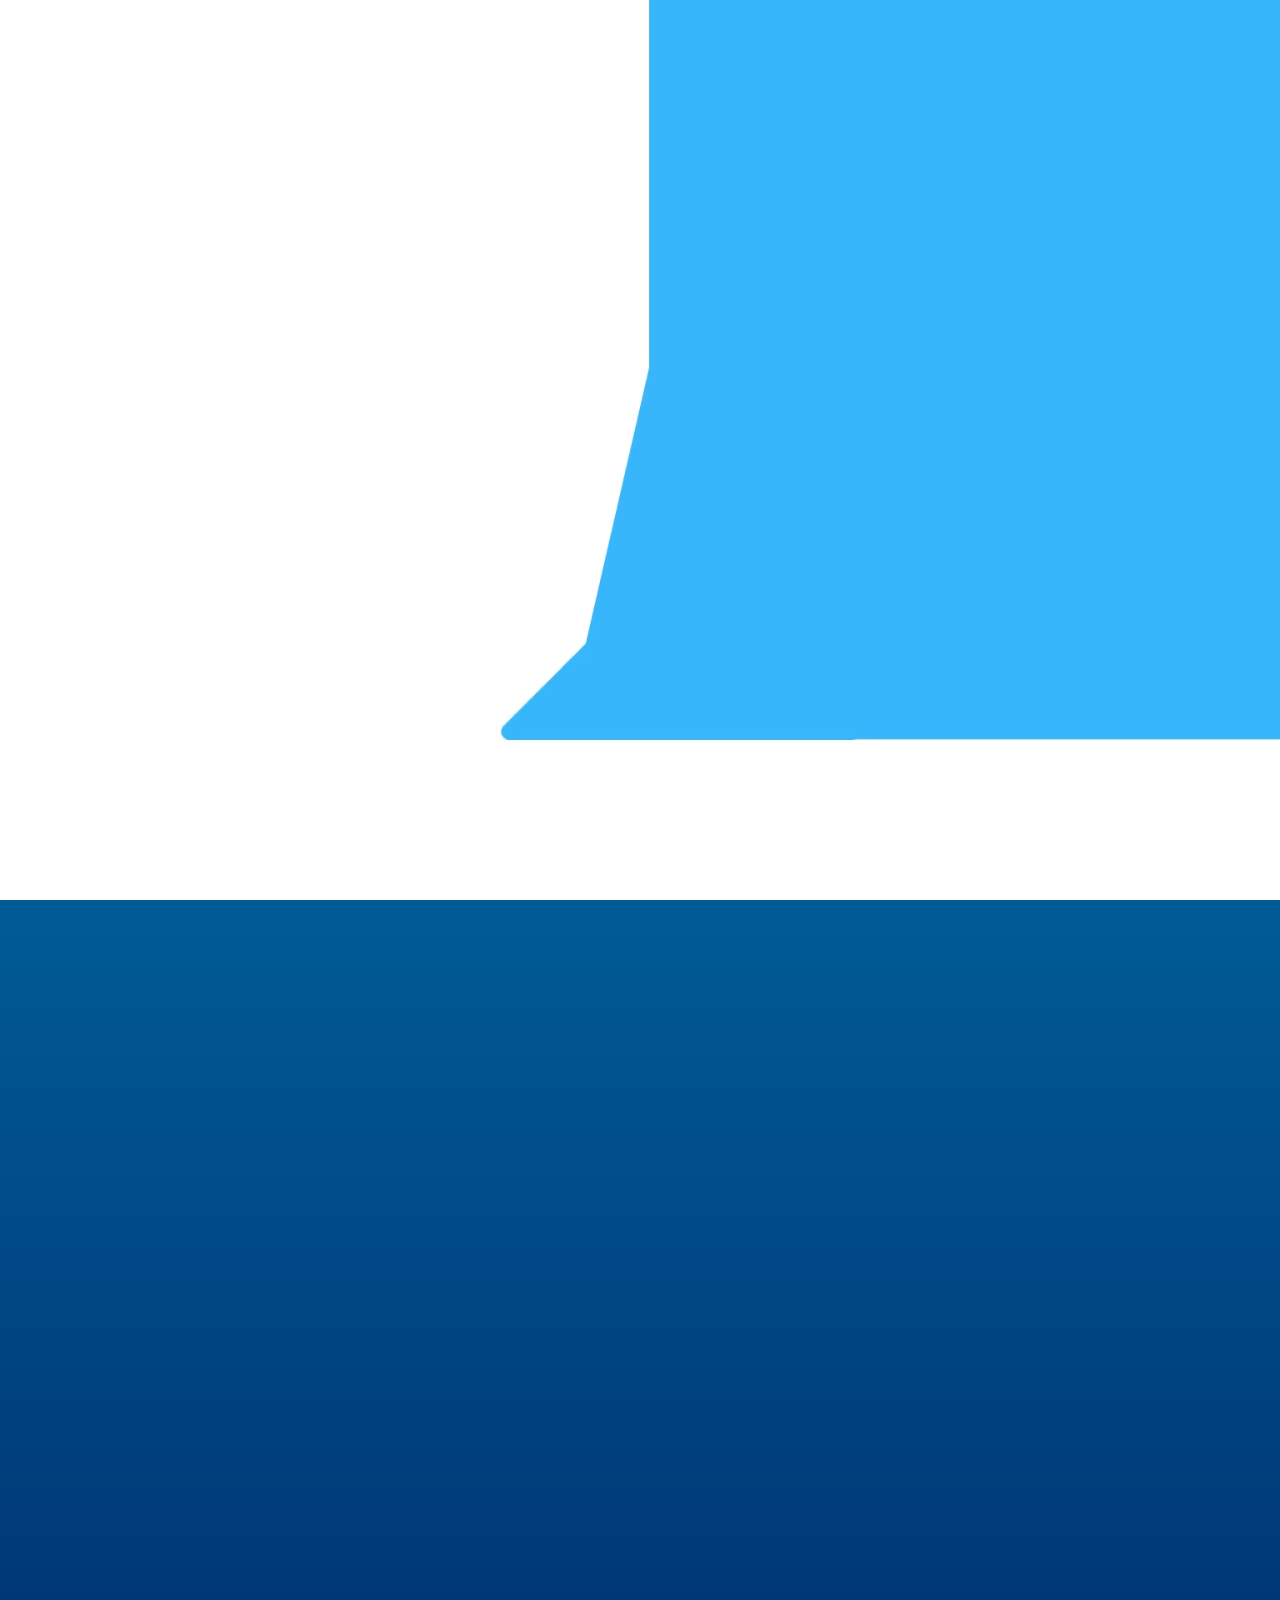
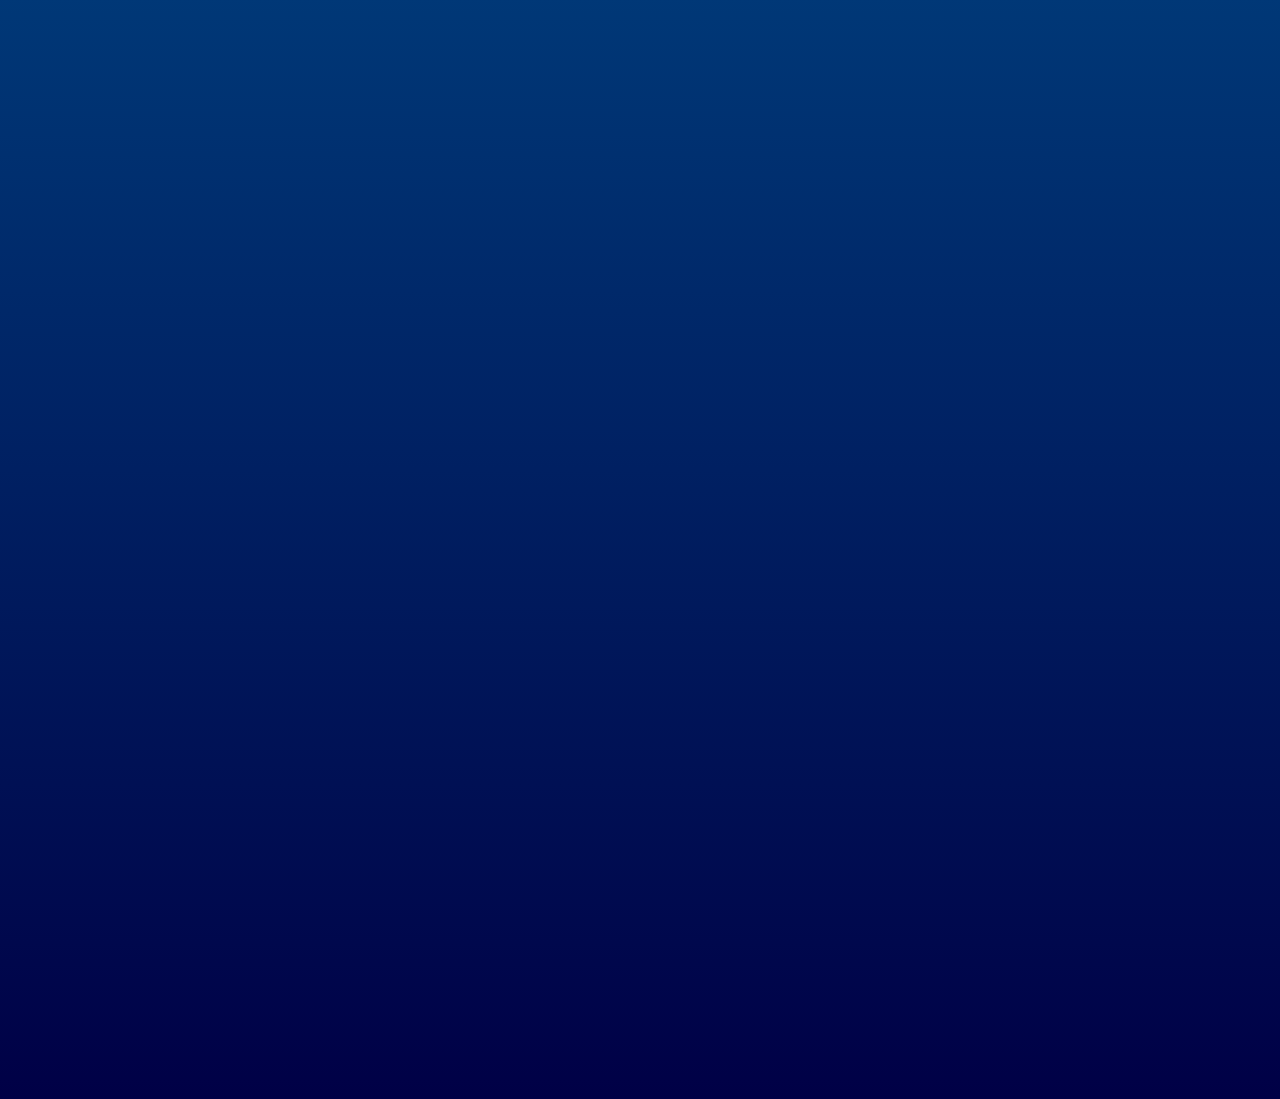
<file: 水族館 - コピー/index.html>
<!DOCTYPE html>
<html>

<head>
    <title>架空水族館</title>
    <link rel="stylesheet" type="text/css" href="css/style.css">
</head>

<body>
    <div id="video-container">
  <video id="opening-video" autoplay muted>
    <source src="video/架空水族館.mp4" type="video/mp4">
    <source src="video/架空水族館.webm" type="video/webm">
    <source src="video/架空水族館.ogg" type="video/ogg">
    Your browser does not support the video tag.
  </video>
</div>
    
   <div id="content">
        <header>
            <nav class="topnav">
                <ul>
                    <li><a href="#home">ホーム</a></li>
                    <li><a href="#gallery">展示</a></li>
                    <li><a href="#events">イベント</a></li>
                    <li><a href="#information">情報</a></li>
                    <li><a href="#price">料金</a></li>
                </ul>
            </nav>
        </header>
    
        <section id="home">
            <div class="background-image">
                <img src="image/水族館top1.jpg" alt="水族館の写真">
                <div class="image-text">
                    <h1>ようこそ、<br> 架空水族館へ！</h1>
                    <p>新鮮な海の生き物たちとの素晴らしい出会いをお楽しみください。</p>
                </div>
            </div>
        </section>
    
        <a href="#" class="scroll-to-top">Top</a>
    
        <div id="gallery">
            <div class="slideshow-container">
                <div class="exhibit">
                    <img src="image/dolphin.jpg" alt="イルカ">
                    <h3>イルカ</h3>
                    <p>優雅に泳ぐイルカたちのパフォーマンスをご覧いただけます。</p>
                </div>
                <div class="exhibit">
                    <img src="image/orca.jpg" alt="シャチ">
                    <h3>シャチ</h3>
                    <p>迫力満点のシャチのショーをお見逃しなく。</p>
                </div>
                <div class="exhibit">
                    <img src="image/tuna.jpg" alt="マグロ">
                    <h3>マグロ</h3>
                    <p>巨大なマグロの姿を間近でご覧いただけます。</p>
                </div>
                <div class="exhibit">
                    <img src="image/shark.jpg" alt="サメ">
                    <h3>サメ</h3>
                    <p>恐ろしいサメたちが水槽の中で優雅に泳ぎます。</p>
                </div>
            </div>
            <a class="prev">&#10094;</a>
            <a class="next">&#10095;</a>
        </div>
    
    
        <section id="events">
            <h2>イベント</h2>
            <p>水族館では定期的に様々なイベントを開催しています。詳細は公式ウェブサイトをご確認ください。</p>
        </section>
    
        <section id="information">
            <div class="information2">
                <h2>情報</h2>
                <h3>営業時間</h3>
                <p>月曜日から土曜日: 10:00 - 18:00</p>
                <p>日曜日: 11:00 - 17:00</p>
    
                <h3 id="price">入場料</h3>
                <ul>
                    <li>大人: 1,500円</li>
                    <li>学生: 1,000円</li>
                    <li>子供（3歳から12歳）: 500円</li>
                    <li>幼児（3歳未満）: 無料</li>
                </ul>
    
                <h3>連絡先</h3>
                <p>架空水族館</p>
                <p>〒123-4567 住所が入ります</p>
                <p>電話: 012-3456-7890</p>
                <p>Email: info@example.com</p>
            </div>
        </section>
    
        <footer>
            <div class="footer1">
                <nav>
                    <ul>
                        <li><a href="#home">ホーム</a></li>
                        <li><a href="#gallery">展示</a></li>
                        <li><a href="#events">イベント</a></li>
                        <li><a href="#information">情報</a></li>
                    </ul>
                </nav>
    
                <img src="image/チンアナゴ１.png" alt="Image" class="footer2">
                <p>&copy; 2023 架空水族館. All rights reserved.</p>
                <div class="bubble-container">
                    <div class="bubble"></div>
                    <div class="bubble"></div>
                    <div class="bubble"></div>
                    <!-- 必要な数だけ泡を追加 -->
                </div>
            </div>
        </footer>
    
   </div>


    <script src="js/script.js"></script>
</body>

</html>
</file>
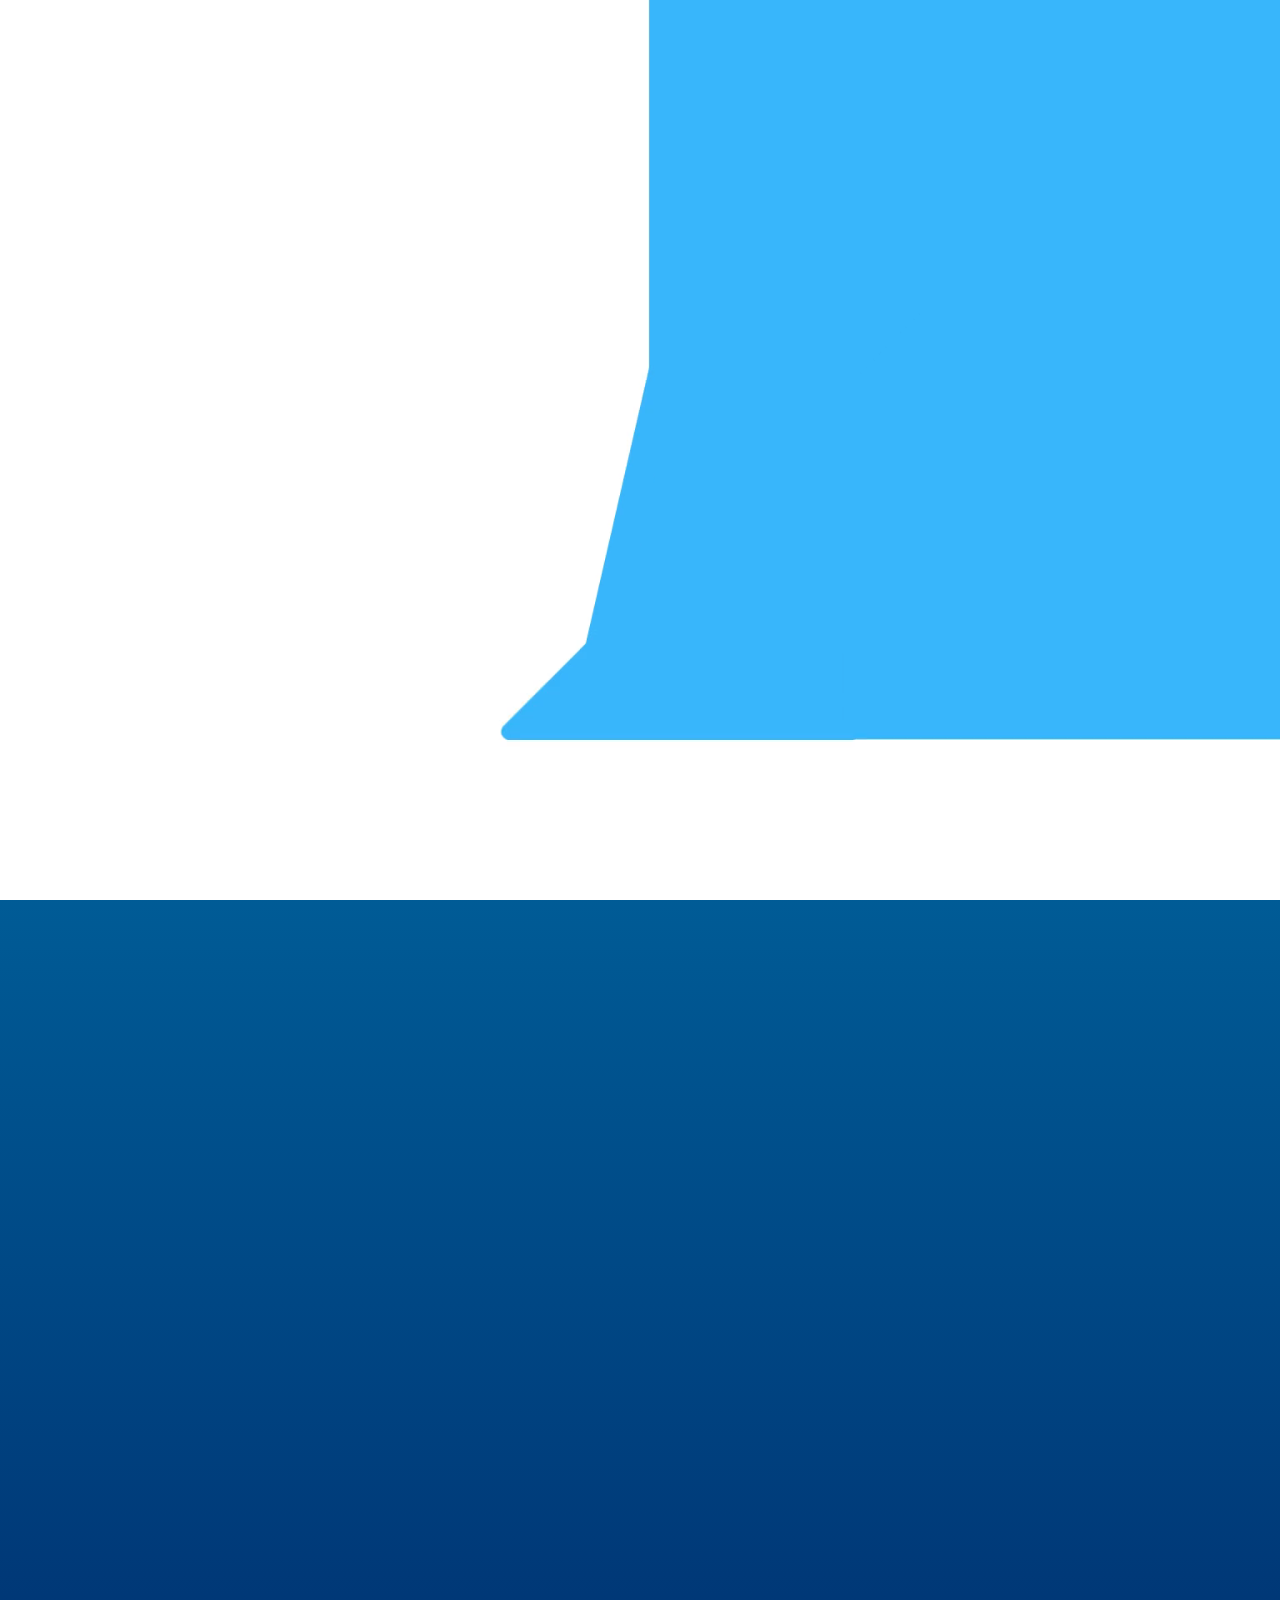
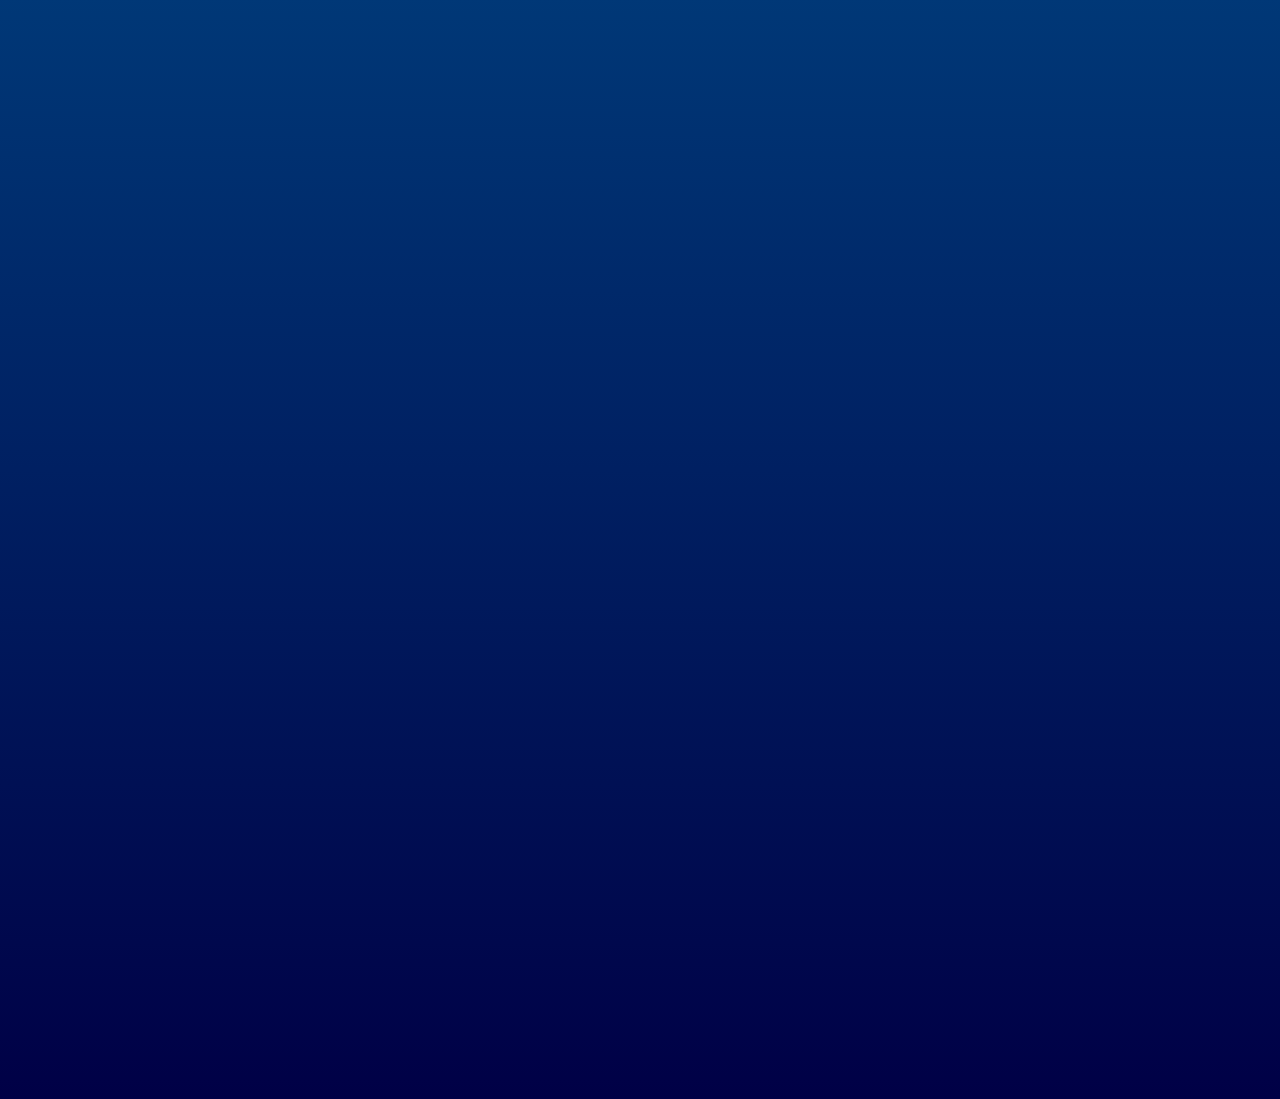
<file: 水族館 - コピー/aquarium.html>
<!DOCTYPE html>
<html>

<head>
    <title>架空水族館</title>
    <link rel="stylesheet" type="text/css" href="css/style.css">
</head>

<body>
    <div id="video-container">
  <video id="opening-video" autoplay muted>
    <source src="video/架空水族館.mp4" type="video/mp4">
    <source src="video/架空水族館.webm" type="video/webm">
    <source src="video/架空水族館.ogg" type="video/ogg">
    Your browser does not support the video tag.
  </video>
</div>

      
   <div id="content">
        <header>
            <nav class="topnav">
                <ul>
                    <li><a href="#home">ホーム</a></li>
                    <li><a href="#gallery">展示</a></li>
                    <li><a href="#events">イベント</a></li>
                    <li><a href="#information">情報</a></li>
                    <li><a href="#price">料金</a></li>
                </ul>
            </nav>
        </header>
    
        <section id="home">
            <div class="background-image">
                <img src="image/水族館top1.jpg" alt="水族館の写真">
                <div class="image-text">
                    <h1>ようこそ、<br> 架空水族館へ！</h1>
                    <p>新鮮な海の生き物たちとの素晴らしい出会いをお楽しみください。</p>
                </div>
            </div>
        </section>
    
        <a href="#" class="scroll-to-top">Top</a>
    
        <div id="gallery">
            <div class="slideshow-container">
                <div class="exhibit">
                    <img src="image/dolphin.jpg" alt="イルカ">
                    <h3>イルカ</h3>
                    <p>優雅に泳ぐイルカたちのパフォーマンスをご覧いただけます。</p>
                </div>
                <div class="exhibit">
                    <img src="image/orca.jpg" alt="シャチ">
                    <h3>シャチ</h3>
                    <p>迫力満点のシャチのショーをお見逃しなく。</p>
                </div>
                <div class="exhibit">
                    <img src="image/tuna.jpg" alt="マグロ">
                    <h3>マグロ</h3>
                    <p>巨大なマグロの姿を間近でご覧いただけます。</p>
                </div>
                <div class="exhibit">
                    <img src="image/shark.jpg" alt="サメ">
                    <h3>サメ</h3>
                    <p>恐ろしいサメたちが水槽の中で優雅に泳ぎます。</p>
                </div>
            </div>
            <a class="prev">&#10094;</a>
            <a class="next">&#10095;</a>
        </div>
    
    
        <section id="events">
            <h2>イベント</h2>
            <p>水族館では定期的に様々なイベントを開催しています。詳細は公式ウェブサイトをご確認ください。</p>
        </section>
    
        <section id="information">
            <div class="information2">
                <h2>情報</h2>
                <h3>営業時間</h3>
                <p>月曜日から土曜日: 10:00 - 18:00</p>
                <p>日曜日: 11:00 - 17:00</p>
    
                <h3 id="price">入場料</h3>
                <ul>
                    <li>大人: 1,500円</li>
                    <li>学生: 1,000円</li>
                    <li>子供（3歳から12歳）: 500円</li>
                    <li>幼児（3歳未満）: 無料</li>
                </ul>
    
                <h3>連絡先</h3>
                <p>架空水族館</p>
                <p>〒123-4567 住所が入ります</p>
                <p>電話: 012-3456-7890</p>
                <p>Email: info@example.com</p>
            </div>
        </section>
    
        <footer>
            <div class="footer1">
                <nav>
                    <ul>
                        <li><a href="#home">ホーム</a></li>
                        <li><a href="#gallery">展示</a></li>
                        <li><a href="#events">イベント</a></li>
                        <li><a href="#information">情報</a></li>
                    </ul>
                </nav>
    
                <img src="image/チンアナゴ１.png" alt="Image" class="footer2">
                <p>&copy; 2023 架空水族館. All rights reserved.</p>
                <div class="bubble-container">
                    <div class="bubble"></div>
                    <div class="bubble"></div>
                    <div class="bubble"></div>
                    <!-- 必要な数だけ泡を追加 -->
                </div>
            </div>
        </footer>
    
   </div>


    <script src="js/script.js"></script>
</body>

</html>
</file>
<file: 水族館 - コピー/css/style.css>
body {
    background: linear-gradient(to bottom, #0089be, #000046);
    margin: 0;
}

#video-container {
    position: fixed;
    z-index: 1;
    top: 0;
    left: 0;
    width: 100%;
    height: 100%;
    overflow: hidden;
  }
  
  #opening-video {
    width: 100%;
    height: 100%;
    object-fit: cover;
  }
  
  
  #content {
    opacity: 0;
    transition: opacity 1s ease-in-out;
  }
  

#home {
    position: relative;
    padding: 0;
    margin-bottom: 50px;
}

.background-image {
    position: relative;
    text-align: center;
    width: 100%;
}

.background-image img {
    display: block;
    width: 100%;
    height: auto;
    object-fit: cover;
}

.image-text {
    position: absolute;
    top: 50%;
    left: 50%;
    transform: translate(-50%, -50%);
    color: #fff;
    text-align: center;
    width: 100%;
    padding: 0 20px;
}

.image-text h1 {
    font-size: 50px;
    margin-bottom: 20px;
}

.image-text p {
    font-size: 18px;
    margin-bottom: 0;
}

.scroll-to-top {
    display: none;
    position: fixed;
    bottom: 20px;
    right: 20px;
    width: 40px;
    height: 40px;
    line-height: 40px;
    text-align: center;
    background-color: #c0c0c0;
    color: #fff;
    border-radius: 50%;
    z-index: 9999;
    text-decoration: none;
}

.scroll-to-top:hover {
    background-color: #555;
    color: #fff;
}

nav.topnav {
    position: fixed;
    top: 0;
    width: 100%;
    background-color: #f9f9f9;
    z-index: 999;
}

header nav ul {
    display: flex;
    justify-content: space-between;
    padding: 0;
    margin: 0;
    background-color: #fff;
    list-style: none;
}

header nav ul li {
    flex: 1;
    text-align: center;
    border: #333 1px solid;
    list-style: none;
}

nav ul li a {
    display: block;
    padding: 10px 20px;
    text-decoration: none;
    color: #333;
}

nav ul li a:hover {
    background-color: #333;
    color: #fff;
}

section {
    padding: 40px;
}

#gallery {
    position: relative;
    width: 100%;
    max-width: 80%; /* サイトの80%の幅に設定 */
    margin: 0 auto;
    overflow: hidden;
    display: grid;
    grid-template-columns: repeat(auto-fit, minmax(300px, 1fr));
    grid-gap: 20px;
    transition: transform 0.3s ease; /* hover時に浮き上がるアニメーションを追加する */
    margin-bottom: 50px;
}

#gallery:hover {
    transform: translateY(-5px);
}

.exhibit {
    text-align: center;
}

.exhibit img {
    max-width: 100%;
    height: auto;
    width: 100%;
    object-fit: cover;
    aspect-ratio: 4 / 3;
    box-shadow: 0 2px 20px rgba(0, 0, 0, 1);
}

.slideshow-container {
    position: relative;
    overflow: hidden;
    border: 5px solid #0089be;
    border-radius: 10px;
    overflow: hidden;
    background-color: #fff;
}

#gallery .exhibit {
    display: none;
    text-align: center;
    transition: transform 0.3s ease; /* hover時に浮き上がるアニメーションを追加する */
}

#gallery .exhibit:hover {
    transform: translateY(-5px);
}

#gallery .exhibit:first-child {
    display: block;
}

#gallery .prev,
#gallery .next {
    position: absolute;
    top: 50%;
    transform: translateY(-50%);
    width: auto;
    padding: 16px;
    color: white;
    font-weight: bold;
    font-size: 24px;
    transition: 0.6s ease;
    background-color: rgba(0, 0, 0, 0.5);
    cursor: pointer;
    opacity: 0;
    /* 最初は非表示 */
}

#gallery:hover .prev,
#gallery:hover .next {
    opacity: 1;
    /* カーソルが乗ったときに表示 */
}

#gallery .next {
    right: 0;
}

section {
  background-color: rgba(255, 255, 255, 0.8);
  transition: transform 0.3s ease;
}

section:hover {
  transform: translateY(-5px);
}

section h2 {
  margin-bottom: 10px;
}

section p {
  margin-bottom: 5px;
}

#price ul {
  list-style-type: none;
  padding: 0;
  margin: 0;
}

#price ul li {
  margin-bottom: 5px;
}

#events, #information {
    background-color: rgba(255, 255, 255, 0.8); /* 半透明の白 */
    padding: 1em;
    border-radius: 50% / 20%; /* 雲のような形にする */
    display: block; /* インラインブロックからブロックに変更 */
    width: 80%;
    margin: 0 auto;
    transition: transform 0.3s ease; /* hover時に浮き上がるアニメーションを追加する */
    margin-bottom: 50px;
}

#events:hover, #information:hover {
    transform: translateY(-5px);
}

.information2{
    text-align: center;
}

#information ul {
    list-style-type: none;
    padding: 0;
    margin: 0;
  }
  
  #information ul li {
    margin-bottom: 5px;
  }
  
  
footer {
    width: 100%;
}

.footer1 {
    position: relative;
}

.footer2 {
    position: absolute;
    bottom: 0;
    z-index: -1;
}

footer img {
    width: 100%;
    height: auto;
}

footer p {
    color: #fff;
    background-color: #333;
    margin: 0;
    text-align: center;
}

footer nav ul {
    display: flex;
    justify-content: space-between;
    padding: 0;
    background-color: #333;
    list-style: none;
    /* 追加 */
}

footer nav ul li {
    flex: 1;
    text-align: center;
    border: #fff 1px solid;
}

footer nav ul li a {
    color: #fff;
}

footer nav ul li a:hover {
    color: #fff;
    background-color: #8a8a8a;
}

.bubble-container {
    position: relative;
    top: -50px;
}

.bubble-container {
    position: fixed;
    bottom: 10px;
    /* 10px上に位置調整 */
    left: 0;
    width: 100%;
    height: 100%;
    pointer-events: none;
    z-index: 9999;
}

.bubble {
    position: absolute;
    bottom: 0;
    left: 50%;
    transform: translateX(-50%);
    width: 20px;
    height: 20px;
    background-color: rgba(255, 255, 255, 0.5);
    border-radius: 50%;
    animation: bubbleAnimation 7s ease-in-out infinite;
}

@keyframes bubbleAnimation {
    0% {
        opacity: 0;
        transform: translateY(0) scale(0);
    }

    50% {
        opacity: 1;
        transform: translateY(-100vh) scale(1);
    }

    100% {
        opacity: 0;
        transform: translateY(-200vh) scale(0);
    }
}

.bubble:nth-child(2) {
    width: 15px;
    height: 15px;
    animation-duration: 4s;
    animation-delay: 1s;
}

.bubble:nth-child(3) {
    width: 25px;
    height: 25px;
    animation-duration: 6s;
    animation-delay: 2s;
}

.bubble:nth-child(4) {
    width: 18px;
    height: 18px;
    animation-duration: 5s;
    animation-delay: 3s;
}

.bubble:nth-child(5) {
    width: 22px;
    height: 22px;
    animation-duration: 4.5s;
    animation-delay: 1.5s;
}
</file>
